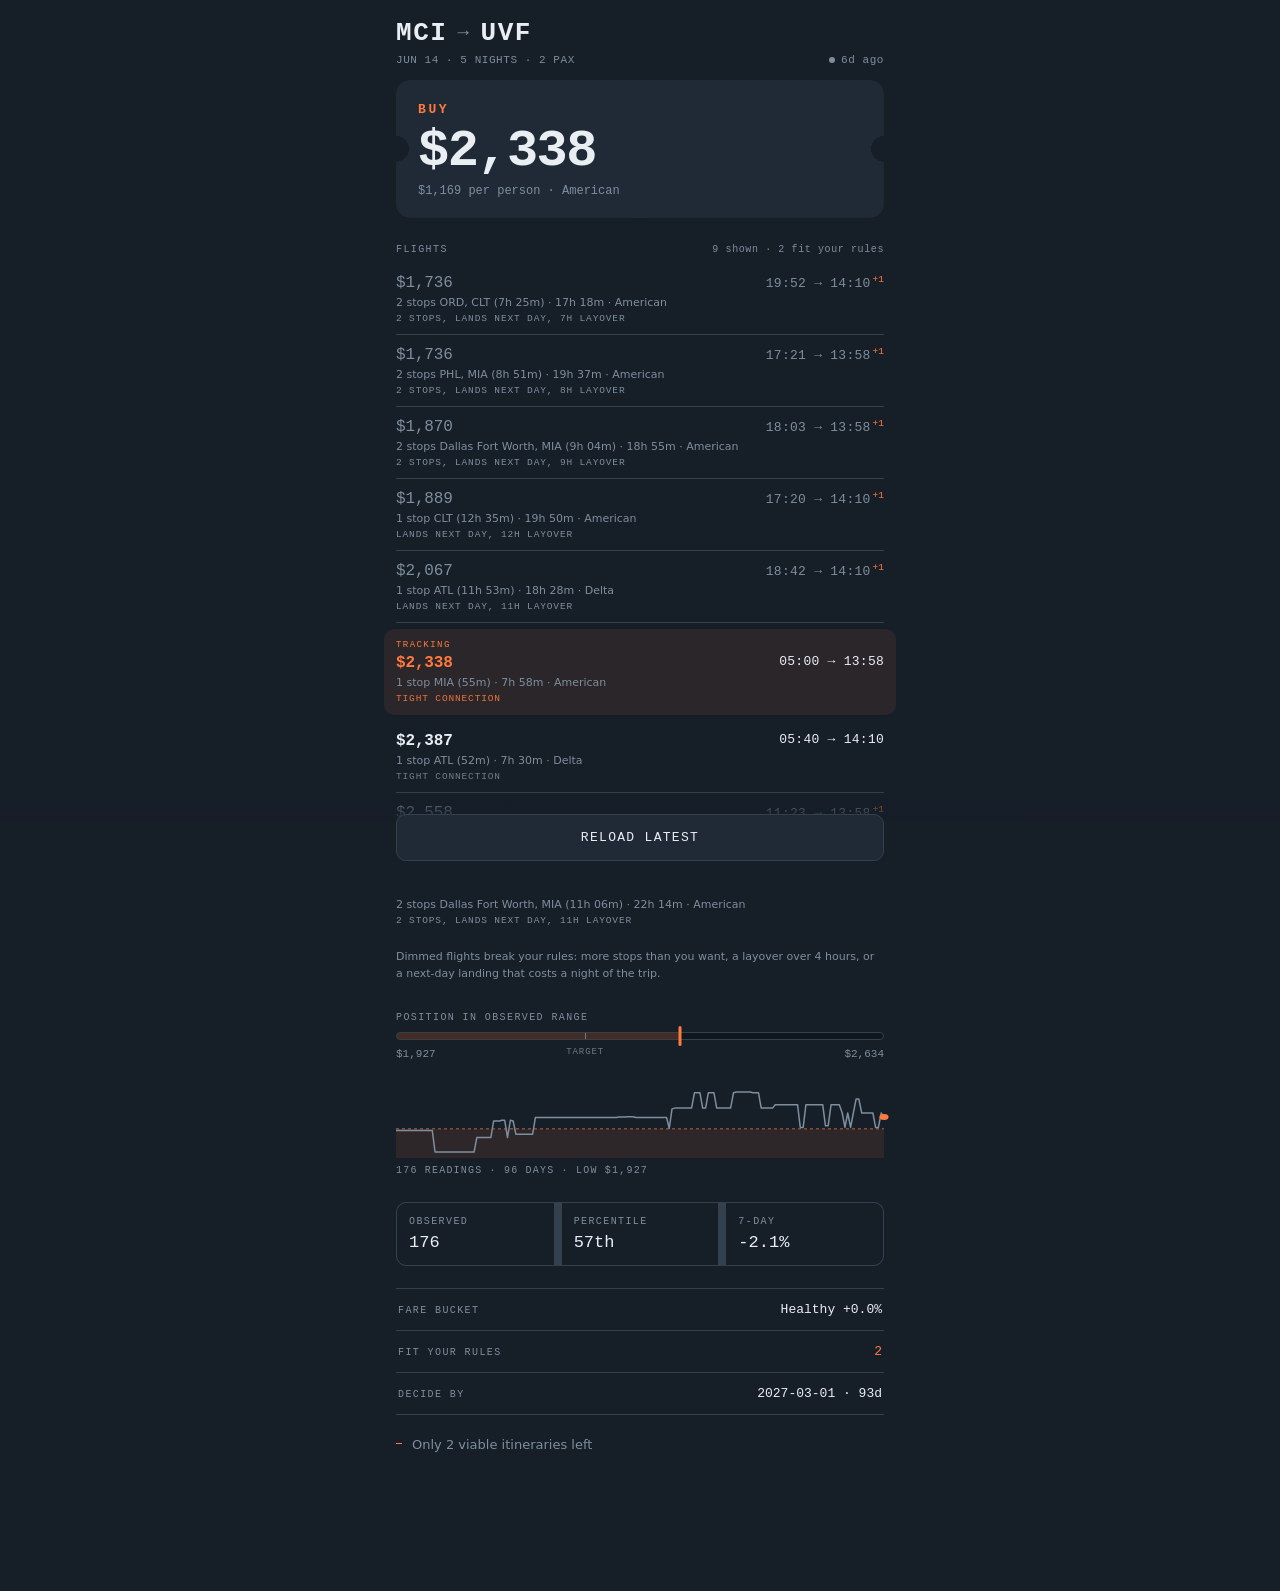
<file: docs/index.html>
<!DOCTYPE html>
<html lang="en">
<head>
<meta charset="utf-8">
<meta name="viewport" content="width=device-width, initial-scale=1, viewport-fit=cover">
<meta name="theme-color" content="#161E28">
<meta name="apple-mobile-web-app-capable" content="yes">
<meta name="apple-mobile-web-app-status-bar-style" content="black-translucent">
<meta name="apple-mobile-web-app-title" content="Farewatch">
<link rel="manifest" href="manifest.json">
<link rel="apple-touch-icon" href="icon-192.png">
<link rel="stylesheet" href="app.css">
<title>Farewatch</title>
</head>
<body>

<main id="app">
  <div class="boot">Loading last known fare…</div>
</main>

<template id="tpl-trip">
  <section class="trip">

    <header class="route">
      <div class="route-code">
        <span data-f="origin"></span><i class="arrow">→</i><span data-f="dest"></span>
      </div>
      <div class="route-meta">
        <span data-f="dateline"></span>
        <span class="freshness"><i class="dot" data-f="dot"></i><span data-f="asof"></span></span>
      </div>
    </header>

    <!-- signature: the coupon -->
    <div class="coupon" data-f="coupon">
      <div class="verdict" data-f="verdict"></div>
      <div class="fare" data-f="fare"></div>
      <div class="fare-sub" data-f="faresub"></div>
    </div>

    <!-- the board: every flight Google is showing, cheapest first -->
    <section class="board" data-f="boardbox" hidden>
      <div class="board-head">
        <span class="lbl">Flights</span>
        <span class="board-count" data-f="boardcount"></span>
      </div>
      <ol class="flights" data-f="flights"></ol>
      <p class="board-note" data-f="boardnote"></p>
    </section>

    <!-- history: secondary to the flights themselves -->
    <div class="position">
      <div class="lbl">Position in observed range</div>
      <div class="track">
        <div class="fill" data-f="fill"></div>
        <div class="notch" data-f="notch"><span>target</span></div>
        <div class="marker" data-f="marker"></div>
      </div>
      <div class="track-ends">
        <span data-f="low"></span><span data-f="high"></span>
      </div>
    </div>

    <div class="spark-wrap">
      <svg class="spark" data-f="spark" viewBox="0 0 320 72" preserveAspectRatio="none"></svg>
      <div class="spark-lbl" data-f="sparklbl"></div>
    </div>

    <div class="stats">
      <div class="stat"><span class="lbl">Observed</span><span class="val" data-f="n"></span></div>
      <div class="stat"><span class="lbl">Percentile</span><span class="val" data-f="pctl"></span></div>
      <div class="stat"><span class="lbl">7-day</span><span class="val" data-f="d7"></span></div>
    </div>

    <ul class="rows">
      <li><span class="lbl">Fare bucket</span><span class="val" data-f="bucket"></span></li>
      <li><span class="lbl">Fit your rules</span><span class="val" data-f="opts"></span></li>
      <li><span class="lbl">Decide by</span><span class="val" data-f="deadline"></span></li>
    </ul>

    <ul class="reasons" data-f="reasons"></ul>
  </section>
</template>

<footer class="bar">
  <button id="refresh" type="button">Reload latest</button>
  <p id="status" role="status"></p>
</footer>

<script src="app.js"></script>
</body>
</html>
</file>
<file: docs/app.css>
/* Farewatch
   Rule: colour means state. Orange = buy, teal = hold, nothing else is tinted.
   Everything that isn't the verdict stays greyscale so the verdict can't be missed. */

:root{
  --ground:#161E28;
  --card:#1F2A36;
  --line:#33414F;
  --ink:#E9EEF3;
  --dim:#7E8E9E;
  --signal:#FF7A3D;
  --calm:#45C9AE;

  --mono:ui-monospace,"SF Mono","JetBrains Mono",Menlo,Consolas,monospace;
  --sans:system-ui,-apple-system,"Segoe UI",Roboto,sans-serif;

  --state:var(--calm);
}

*{box-sizing:border-box;margin:0;padding:0}

body{
  background:var(--ground);
  color:var(--ink);
  font-family:var(--sans);
  -webkit-font-smoothing:antialiased;
  padding:
    max(18px,env(safe-area-inset-top)) 16px
    /* The action bar is 108px tall; 96px left the last line of the
       reasons list tucked underneath it at full scroll. */
    calc(118px + env(safe-area-inset-bottom));
  max-width:520px;margin-inline:auto;
}

.boot{color:var(--dim);font-size:14px;padding:48px 0;text-align:center}

/* ---- ticket field labels: small, spaced, uppercase (ticket-stock vernacular) */
.lbl{
  font-family:var(--mono);
  font-size:10px;letter-spacing:.14em;text-transform:uppercase;
  color:var(--dim);
}

/* ---- route header ------------------------------------------------------- */
.route{padding-bottom:14px}
.route-code{
  font-family:var(--mono);
  font-size:26px;font-weight:600;letter-spacing:.06em;
  display:flex;align-items:center;gap:10px;
}
.route-code .arrow{font-style:normal;color:var(--dim);font-size:19px}
.route-meta{
  display:flex;justify-content:space-between;align-items:center;
  margin-top:6px;font-size:11px;color:var(--dim);
  font-family:var(--mono);letter-spacing:.05em;
}
.freshness{display:flex;align-items:center;gap:6px}
.dot{width:6px;height:6px;border-radius:50%;background:var(--calm);display:block}
.dot.stale{background:var(--dim)}

/* ---- the coupon: signature element -------------------------------------- */
/* Notches punched into both edges, the way a torn ticket stub reads. */
.coupon{
  position:relative;
  background:var(--card);
  border-radius:14px;
  padding:22px 22px 20px;
  --notch:13px;
  -webkit-mask:
    radial-gradient(var(--notch) at left 50%,#0000 98%,#000) left/51% 100% no-repeat,
    radial-gradient(var(--notch) at right 50%,#0000 98%,#000) right/51% 100% no-repeat;
          mask:
    radial-gradient(var(--notch) at left 50%,#0000 98%,#000) left/51% 100% no-repeat,
    radial-gradient(var(--notch) at right 50%,#0000 98%,#000) right/51% 100% no-repeat;
}
/* The perforation that used to run across the middle went with the position
   bar -- on a card holding just the verdict and the fare it cut through the
   number itself. The edge notches still read as a stub. */

.verdict{
  font-family:var(--mono);
  font-size:13px;font-weight:700;letter-spacing:.2em;
  color:var(--state);
}
.fare{
  font-family:var(--mono);
  font-size:52px;font-weight:600;letter-spacing:-.03em;
  font-variant-numeric:tabular-nums;
  line-height:1.05;margin-top:8px;
}
.fare-sub{font-size:12px;color:var(--dim);margin-top:4px;font-family:var(--mono)}

/* ---- position bar: the percentile made physical ------------------------- */
.position{margin-top:30px}
.position .lbl{display:block;margin-bottom:9px}
.track{
  position:relative;height:8px;border-radius:4px;
  background:#0F161E;border:1px solid var(--line);
}
.fill{
  position:absolute;inset:0 auto 0 0;border-radius:4px 0 0 4px;
  background:var(--state);opacity:.22;width:0;
  transition:width .7s cubic-bezier(.22,1,.36,1);
}
.marker{
  position:absolute;top:50%;left:0;width:3px;height:20px;
  border-radius:2px;background:var(--state);
  transform:translate(-50%,-50%);
  transition:left .7s cubic-bezier(.22,1,.36,1);
}
.notch{position:absolute;top:0;bottom:0;width:1px;background:var(--dim);opacity:.8}
.notch span{
  position:absolute;top:14px;left:50%;transform:translateX(-50%);
  font-family:var(--mono);font-size:9px;letter-spacing:.1em;
  text-transform:uppercase;color:var(--dim);white-space:nowrap;
}
.track-ends{
  display:flex;justify-content:space-between;margin-top:8px;
  font-family:var(--mono);font-size:11px;color:var(--dim);
  font-variant-numeric:tabular-nums;
}

/* ---- sparkline ---------------------------------------------------------- */
.spark-wrap{margin-top:26px}
.spark{width:100%;height:72px;display:block;overflow:visible}
.spark .line{fill:none;stroke:var(--dim);stroke-width:1.5;
  vector-effect:non-scaling-stroke;stroke-linejoin:round}
.spark .band{fill:var(--state);opacity:.10}
.spark .trigger{stroke:var(--state);stroke-width:1;stroke-dasharray:3 3;
  opacity:.7;vector-effect:non-scaling-stroke}
.spark .head{fill:var(--state)}
.spark-lbl{margin-top:7px;font-family:var(--mono);font-size:10px;
  letter-spacing:.12em;text-transform:uppercase;color:var(--dim)}

/* ---- stat trio ---------------------------------------------------------- */
.stats{display:grid;grid-template-columns:repeat(3,1fr);gap:1px;
  margin-top:26px;background:var(--line);
  border:1px solid var(--line);border-radius:10px;overflow:hidden}
.stat{background:var(--ground);padding:13px 12px;display:flex;
  flex-direction:column;gap:6px}
.stat .val{font-family:var(--mono);font-size:17px;
  font-variant-numeric:tabular-nums}

/* ---- detail rows -------------------------------------------------------- */
.rows{list-style:none;margin-top:22px;border-top:1px solid var(--line)}
.rows li{display:flex;justify-content:space-between;align-items:baseline;
  padding:13px 2px;border-bottom:1px solid var(--line)}
.rows .val{font-family:var(--mono);font-size:13px;
  font-variant-numeric:tabular-nums}
.rows .val.warn{color:var(--signal)}

/* ---- reasons ------------------------------------------------------------ */
.reasons{list-style:none;margin-top:20px}
.reasons li{
  font-size:13px;line-height:1.5;color:var(--dim);
  padding-left:16px;position:relative;margin-bottom:7px;
}
.reasons li::before{
  content:"";position:absolute;left:0;top:8px;
  width:6px;height:1px;background:var(--state);
}

/* ---- action bar --------------------------------------------------------- */
.bar{
  position:fixed;left:0;right:0;bottom:0;
  background:linear-gradient(to top,var(--ground) 72%,#161E2800);
  padding:22px 16px calc(16px + env(safe-area-inset-bottom));
  text-align:center;
}
#refresh{
  width:100%;max-width:488px;
  font-family:var(--mono);font-size:13px;letter-spacing:.1em;
  text-transform:uppercase;
  color:var(--ink);background:var(--card);
  border:1px solid var(--line);border-radius:10px;
  padding:15px;cursor:pointer;
  transition:border-color .15s,opacity .15s;
}
#refresh:hover:not(:disabled){border-color:var(--dim)}
#refresh:disabled{opacity:.45;cursor:progress}
#refresh:focus-visible{outline:2px solid var(--state);outline-offset:2px}
#status{margin-top:9px;font-size:11px;color:var(--dim);
  font-family:var(--mono);letter-spacing:.05em;min-height:14px}

.trip + .trip{margin-top:40px;padding-top:32px;border-top:1px solid var(--line)}

@media (prefers-reduced-motion:reduce){
  *{transition:none !important;animation:none !important}
}

/* ---- the board ---------------------------------------------------------
   A departures board, not a detail panel. One row per flight, cheapest at
   the top, price and clock on the same line because those are the two things
   you compare. Rows that break your rules stay on screen but recede -- seeing
   that every cheap option lands next day IS the information. */
.board{margin-top:26px}
.board[hidden]{display:none}
.board-head{
  display:flex;justify-content:space-between;align-items:baseline;
  gap:10px;padding-bottom:4px;
}
.board-count{
  font-family:var(--mono);font-size:10px;color:var(--dim);
  letter-spacing:.06em;white-space:nowrap;
}

.flights{list-style:none;margin-top:4px}
.flight{
  display:grid;
  grid-template-columns:auto 1fr;
  gap:1px 12px;
  padding:11px 0 10px;
  border-bottom:1px solid var(--line);
  position:relative;
}
.flight:last-child{border-bottom:0}

.flight .price{
  font-family:var(--mono);font-size:16px;font-weight:600;
  font-variant-numeric:tabular-nums;letter-spacing:-.01em;
}
.flight .when{
  font-family:var(--mono);font-size:13px;text-align:right;
  font-variant-numeric:tabular-nums;letter-spacing:.02em;white-space:nowrap;
}
.flight .when .plus{
  font-style:normal;font-size:9.5px;color:var(--signal);
  vertical-align:super;margin-left:2px;letter-spacing:0;
}
.flight .detail{
  grid-column:1/-1;font-size:11px;color:var(--dim);
  margin-top:3px;overflow-wrap:anywhere;
}
.flight .why{
  grid-column:1/-1;font-family:var(--mono);font-size:9.5px;
  color:var(--dim);letter-spacing:.09em;text-transform:uppercase;margin-top:3px;
}

/* Breaks your rules: still legible, clearly not a candidate. */
.flight.off .price,
.flight.off .when{color:var(--dim);font-weight:500}

/* The one being recorded. */
.flight.tracked{
  background:var(--card);   /* fallback: color-mix is Safari 16.4+ */
  background:color-mix(in srgb,var(--state) 9%,transparent);
  border-bottom-color:transparent;
  border-radius:10px;
  padding-left:12px;padding-right:12px;
  margin:6px -12px;
}
.flight .tag{
  grid-column:1/-1;
  font-family:var(--mono);font-size:9px;letter-spacing:.16em;
  text-transform:uppercase;color:var(--state);margin-bottom:3px;
}
.flight.tracked .price{color:var(--state)}

/* Legal and sellable -- the airline owns the misconnect -- but under an hour
   at a big hub is worth seeing before you book, not after. */
.flight .why.tight{color:var(--dim);opacity:.85}
.flight.tracked .why.tight{color:var(--state);opacity:.9}

.board-note{
  font-size:11px;color:var(--dim);margin-top:12px;line-height:1.55;
}
.board-note.warn{color:var(--signal)}
.board-note:empty{display:none}

/* ---- mobile ------------------------------------------------------------
   Sized for a phone held one-handed. These are the guards for the narrow end
   (iPhone SE at 320px) and for the long strings -- airline names, reasons --
   that would otherwise push the page sideways. */
.stats{gap:8px}
.stat{min-width:0}
.stat .val{overflow-wrap:anywhere}
.rows li{gap:12px}
.rows .val{text-align:right;min-width:0;overflow-wrap:anywhere}
.fare-sub{overflow-wrap:anywhere}
.reasons li{overflow-wrap:anywhere}

@media (max-width:359px){
  .route-code{font-size:22px}
  .fare{font-size:44px}
  .flight .price{font-size:15px}
  .flight .when{font-size:12px}
  .flight .detail{font-size:10.5px}
}
</file>
